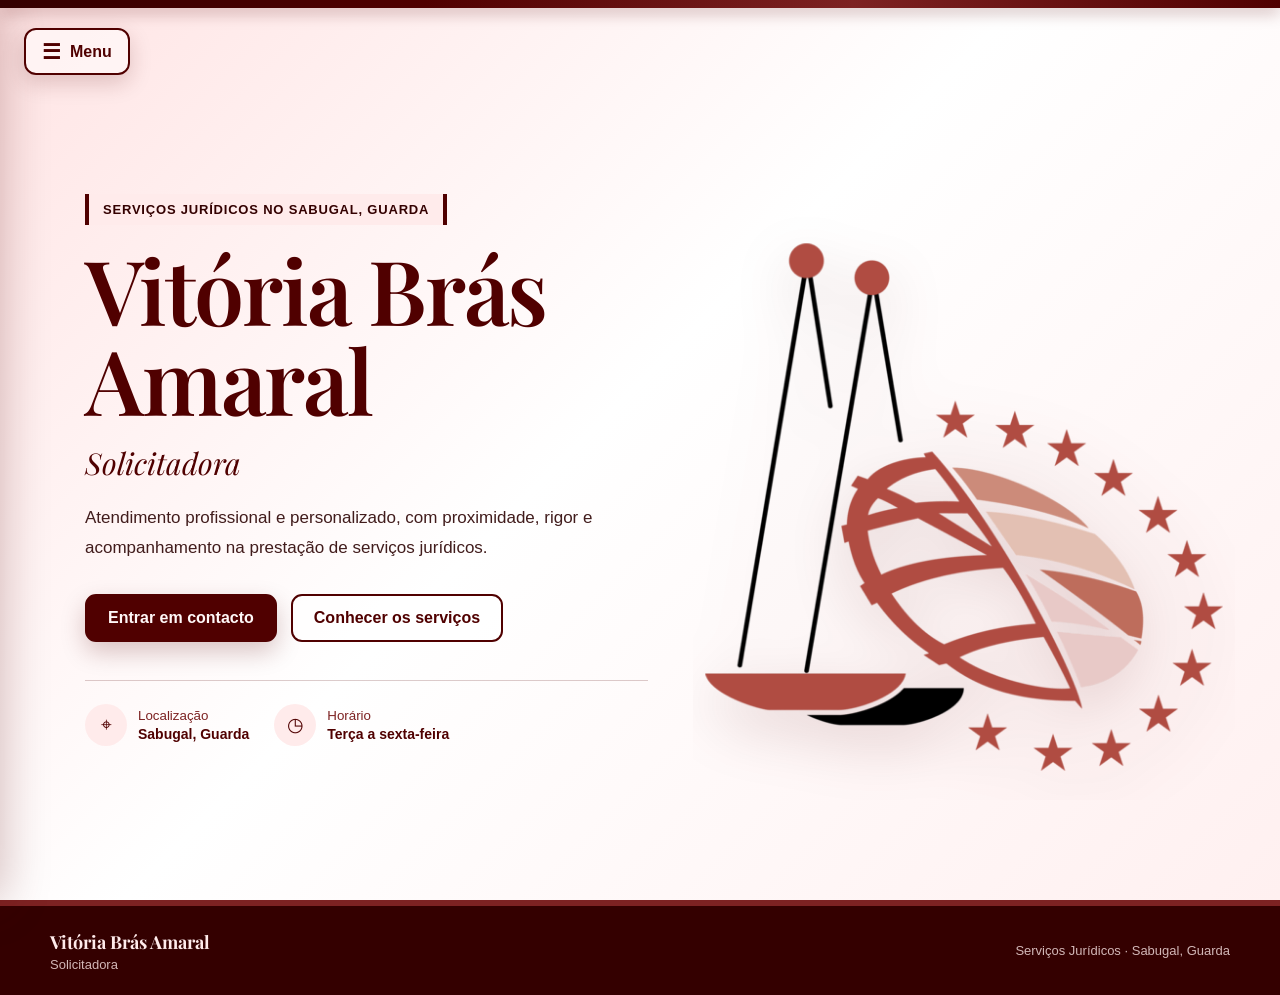
<file: index.html>
<!DOCTYPE html>
<html lang="pt-PT">

<head>
    <meta charset="UTF-8">

    <meta
        name="viewport"
        content="width=device-width, initial-scale=1.0">

    <meta
        name="description"
        content="Vitória Brás Amaral, Solicitadora no Sabugal. Serviços jurídicos, contactos e marcações.">

    <title>Vitória Brás | Solicitadora</title>

    <link
        rel="icon"
        type="image/png"
        href="balan.png">

        <link
    rel="preconnect"
    href="https://fonts.googleapis.com">

<link
    rel="preconnect"
    href="https://fonts.gstatic.com"
    crossorigin>

<link
    href="https://fonts.googleapis.com/css2?family=Playfair+Display:wght@400;500;600;700&display=swap"
    rel="stylesheet"
>

    <link
        rel="stylesheet"
        href="style.css">
</head>

<body>

    <!-- Barra decorativa superior -->
    <div class="header-bar"></div>

    <!-- Botão que abre o menu lateral -->
    <button
        type="button"
        class="menu-button"
        id="menuButton"
        aria-label="Abrir menu"
        aria-expanded="false"
        aria-controls="sidebar"
    >
        <span class="menu-icon">☰</span>
        <span class="menu-button-text">Menu</span>
    </button>

    <!-- Fundo escuro apresentado quando o menu está aberto -->
    <div
        class="menu-overlay"
        id="menuOverlay"
    ></div>

    <!-- Menu lateral -->
    <aside
        class="sidebar"
        id="sidebar"
        aria-hidden="true"
    >
        <div class="sidebar-header">

            <div class="sidebar-brand">
                <img
                    src="balan.png"
                    alt=""
                    class="sidebar-logo"
                >

                <div>
                    <strong>Vitória Brás Amaral</strong>
                    <span>Solicitadora</span>
                </div>
            </div>

            <button
    type="button"
    class="sidebar-close"
    id="sidebarClose"
    aria-label="Fechar menu"
>
    <span aria-hidden="true">×</span>
</button>

        </div>

        <nav
            class="sidebar-navigation"
            aria-label="Menu principal"
        >
            <button
                type="button"
                class="navigation-item active"
                data-section="inicio"
            >
                <span class="navigation-icon">⌂</span>
                <span>Início</span>
            </button>

            <button
                type="button"
                class="navigation-item"
                data-section="servicos"
            >
                <span class="navigation-icon">⚖</span>
                <span>Serviços</span>
            </button>

            <button
                type="button"
                class="navigation-item"
                data-section="documentos"
            >
                <span class="navigation-icon">▤</span>
                <span>Documentos</span>
            </button>

            <button
                type="button"
                class="navigation-item"
                data-section="contactos"
            >
                <span class="navigation-icon">☎</span>
                <span>Contactos</span>
            </button>

            <button
                type="button"
                class="navigation-item"
                data-section="marcacoes"
            >
                <span class="navigation-icon">▣</span>
                <span>Marcações</span>
            </button>

            <button
                type="button"
                class="navigation-item"
                data-section="sobre"
            >
                <span class="navigation-icon">i</span>
                <span>Sobre</span>
            </button>
        </nav>

        <div class="sidebar-footer">
            <span>Serviços Jurídicos</span>
            <small>Sabugal, Guarda</small>
        </div>
    </aside>

    <!-- Conteúdo principal -->
    <main>

        <!-- INÍCIO -->
        <section
            class="page-section active"
            id="inicio"
        >
            <div class="hero">

                <div class="hero-content">

                    <div class="hero-label">
                        Serviços jurídicos no Sabugal, Guarda
                    </div>

                    <h1>
                        Vitória Brás Amaral
                    </h1>

                    <p class="hero-profession">
                        Solicitadora
                    </p>

                    <p class="hero-description">
    Atendimento profissional e personalizado, com proximidade,
    rigor e acompanhamento na prestação de serviços jurídicos.
</p>

                    <div class="hero-actions">

                        <button
                            type="button"
                            class="primary-button"
                            data-open-section="contactos"
                        >
                            Entrar em contacto
                        </button>

                        <button
                            type="button"
                            class="secondary-button"
                            data-open-section="servicos"
                        >
                            Conhecer os serviços
                        </button>

                    </div>

                    <div class="hero-details">

                        <div class="hero-detail">
                            <span class="detail-icon">⌖</span>

                            <div>
                                <small>Localização</small>
                                <strong>Sabugal, Guarda</strong>
                            </div>
                        </div>

                        <div class="hero-detail">
                            <span class="detail-icon">◷</span>

                            <div>
                                <small>Horário</small>
                                <strong>Terça a sexta-feira</strong>
                            </div>
                        </div>

                    </div>

                </div>

                <div class="hero-image-area">

    <img
        src="solicitadora.png"
        alt="Símbolo dos serviços jurídicos"
        class="hero-image"
    >

</div>

            </div>
        </section>

        <!-- SERVIÇOS -->
<section
    class="page-section"
    id="servicos"
>
    <div class="section-container">

        <div class="section-heading">
            <span class="section-label">Áreas de atuação</span>

            <h2>Serviços disponíveis</h2>

            <p>
    Conheça algumas das áreas de atuação e dos serviços jurídicos,
    notariais e de registo disponíveis.
</p>
        </div>

        <div class="service-grid">

    <article class="service-card">
        <span class="service-number">01</span>
        <div class="service-icon">✒</div>

        <h3>Reconhecimento de assinaturas</h3>

        <p>
            Reconhecimento simples ou com menções especiais,
            nos termos legalmente aplicáveis.
        </p>
    </article>

    <article class="service-card">
        <span class="service-number">02</span>
        <div class="service-icon">▤</div>

        <h3>Autenticação e certificação</h3>

        <p>
            Autenticação de documentos, certificação de fotocópias
            e outros atos de natureza notarial.
        </p>
    </article>

    <article class="service-card">
        <span class="service-number">03</span>
        <div class="service-icon">⌂</div>

        <h3>Documento Particular Autenticado</h3>

        <p>
    Instrução e formalização de compra e venda, doações,
    permutas e partilhas por herança ou divórcio.
</p>
    </article>

    <article class="service-card">
        <span class="service-number">04</span>
        <div class="service-icon">⌑</div>

        <h3>Registos Predial, Comercial e Automóvel</h3>

        <p>
            Preparação e acompanhamento de requisição de registos.
        </p>
    </article>

    <article class="service-card">
        <span class="service-number">05</span>
        <div class="service-icon">⚖</div>

        <h3>Consulta e acompanhamento jurídico</h3>

        <p>
            Esclarecimento e acompanhamento de assuntos jurídicos,
            dentro das competências atribuídas ao solicitador.
        </p>
    </article>

    <article class="service-card">
        <span class="service-number">06</span>
        <div class="service-icon">✎</div>

        <h3>Contratos e negócios jurídicos</h3>

        <p>
            Elaboração de contratos e preparação de atos relacionados
            com a constituição, alteração ou extinção de negócios jurídicos.
        </p>
    </article>

</div>

    </div>
</section>

       <!-- DOCUMENTOS -->
<section
    class="page-section"
    id="documentos"
>
    <div class="section-container">

        <div class="section-heading">
            <span class="section-label">Informação útil</span>

            <h2>Documentos e atos</h2>

            <p>
                Alguns dos documentos e atos que podem ser preparados,
                formalizados ou tratados no âmbito dos serviços prestados.
            </p>
        </div>

        <div class="document-list">

            <article class="document-card">
                <span class="document-icon">▤</span>

                <div>
                    <h3>Certidões</h3>

                    <p>
                        Pedido e obtenção de certidões junto das
                        entidades competentes.
                    </p>
                </div>
            </article>

            <article class="document-card">
                <span class="document-icon">✒</span>

                <div>
                    <h3>Contratos</h3>

                    <p>
                        Elaboração e preparação de contratos e atos
                        relacionados com negócios jurídicos.
                    </p>
                </div>
            </article>

            <article class="document-card">
                <span class="document-icon">⌑</span>

                <div>
                    <h3>Documentos particulares autenticados</h3>

                    <p>
                        Preparação de documentos particulares e dos
                        respetivos termos de autenticação.
                    </p>
                </div>
            </article>

            <article class="document-card">
                <span class="document-icon">✓</span>

                <div>
                    <h3>Certificação de fotocópias</h3>

                    <p>
                        Certificação da conformidade de fotocópias
                        com os documentos apresentados.
                    </p>
                </div>
            </article>

        </div>

        <div class="section-note">
            <span>i</span>

            <p>
                Os documentos necessários variam consoante o ato
                ou serviço. Para confirmar o que deve apresentar,
                entre diretamente em contacto.
            </p>
        </div>

    </div>
</section>

        <!-- CONTACTOS -->
        <section
            class="page-section"
            id="contactos"
        >
            <div class="section-container">

                <div class="section-heading">
                    <span class="section-label">Fale connosco</span>
                    <h2>Contactos</h2>

                    <p>
                        Utilize um dos contactos disponíveis ou selecione uma
                        das opções de contacto rápido.
                    </p>
                </div>

                <div class="contact-layout">

                    <div class="contact-cards">

                        <article class="contact-card">
                            <span class="contact-icon">☎</span>

                            <div>
                                <small>Telefone e telemóvel</small>

                                <a href="tel:271753974">
                                    271 753 974
                                </a>

                                <a href="tel:967000789">
                                    967 000 789
                                </a>
                            </div>
                        </article>

                        <article class="contact-card">
                            <span class="contact-icon">✉</span>

                            <div>
                                <small>Email</small>

                                <a href="mailto:6556@solicitador.net">
                                    6556@solicitador.net
                                </a>
                            </div>
                        </article>

                        <article class="contact-card">
                            <span class="contact-icon">⌖</span>

                            <div>
                                <small>Morada</small>

                                <strong>
                                    Largo da Fonte, n.º 5, 1.º andar
                                </strong>

                                <span>6320-330 Sabugal</span>
                            </div>
                        </article>

                        <article class="contact-card">
                            <span class="contact-icon">◷</span>

                            <div>
                                <small>Horário</small>
                                <strong>Terça a sexta-feira</strong>
                                <span>09:30 às 17:00</span>
                            </div>
                        </article>

                    </div>

                    <div class="quick-contact">

                        <span class="section-label">Contacto rápido</span>
                        <h3>Como prefere contactar?</h3>

                        <p>
                            Escolha a opção mais conveniente para falar
                            diretamente com o escritório.
                        </p>

                        <div class="quick-contact-buttons">

                            <a
                                class="contact-action"
                                href="tel:967000789"
                            >
                                <span>☎</span>
                                <div>
                                    <small>Contacto direto</small>
                                    <strong>Ligar agora</strong>
                                </div>
                            </a>

                            <a
                                class="contact-action"
                                href="mailto:6556@solicitador.net"
                            >
                                <span>✉</span>
                                <div>
                                    <small>Mensagem escrita</small>
                                    <strong>Enviar email</strong>
                                </div>
                            </a>

                            <a
                                class="contact-action"
                                href="https://wa.me/351967000789"
                                target="_blank"
                                rel="noopener noreferrer"
                            >
                                <span>⌁</span>
                                <div>
                                    <small>Resposta rápida</small>
                                    <strong>WhatsApp</strong>
                                </div>
                            </a>

                        </div>

                    </div>

                </div>

            </div>
        </section>

        <!-- MARCAÇÕES -->
        <section
            class="page-section"
            id="marcacoes"
        >
            <div class="section-container">

                <div class="booking-panel">

                    <div class="booking-content">
                        <span class="section-label">Agendamento</span>
                        <h2>Marcar um atendimento</h2>

                        <p>
                            Entre em contacto para solicitar informações ou
                            combinar o melhor horário para atendimento.
                        </p>

                        <div class="booking-options">

                            <a
                                href="tel:967000789"
                                class="booking-button"
                            >
                                <span>☎</span>
                                Ligar
                            </a>

                            <a
                                href="mailto:6556@solicitador.net"
                                class="booking-button"
                            >
                                <span>✉</span>
                                Enviar email
                            </a>

                            <a
                                href="https://wa.me/351967000789"
                                target="_blank"
                                rel="noopener noreferrer"
                                class="booking-button"
                            >
                                <span>⌁</span>
                                WhatsApp
                            </a>

                        </div>

                    </div>

                    <div class="booking-decoration">

                        <div class="calendar-card">
                            <span class="calendar-icon">▣</span>
                            <small>Atendimento</small>
                            <strong>Terça a sexta-feira</strong>
                            <p>09:30 às 17:00</p>
                        </div>

                    </div>

                </div>

            </div>
        </section>

        <!-- SOBRE -->
        <section
            class="page-section"
            id="sobre"
        >
            <div class="section-container">

                <div class="about-layout">

                    <div class="about-visual">
                        <img
                            src="solicitadora.png"
                            alt=""
                            class="about-logo"
                        >
                    </div>

                    <div class="about-content">
                        <span class="section-label">
                            Apresentação profissional
                        </span>

                        <h2>Sobre</h2>

                        <p>
    Prestação de serviços jurídicos com acompanhamento
    profissional e atendimento no Sabugal, Guarda.
</p>

                        <p>
                            Para obter informações detalhadas sobre um processo,
                            serviço ou documento, utilize os contactos
                            disponíveis.
                        </p>

                        <button
                            type="button"
                            class="primary-button"
                            data-open-section="contactos"
                        >
                            Entrar em contacto
                        </button>

                    </div>

                </div>

            </div>
        </section>

    </main>

    <!-- Rodapé -->
    <footer class="main-footer">

        <div>
            <strong>Vitória Brás Amaral</strong>
            <span>Solicitadora</span>
        </div>

        <p>Serviços Jurídicos · Sabugal, Guarda</p>

    </footer>

    <script src="script.js"></script>

</body>

</html>
</file>
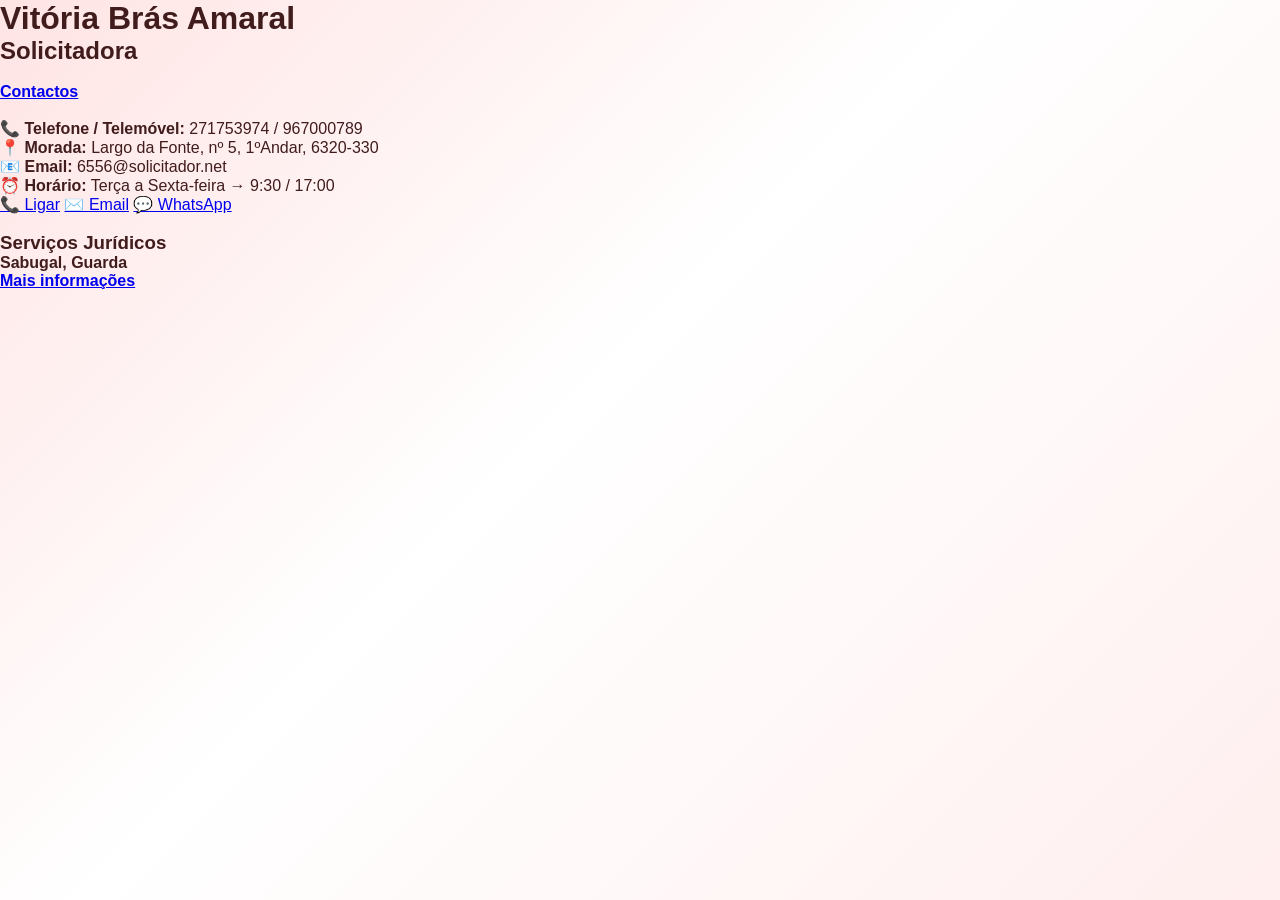
<file: site.html>
<!DOCTYPE html>
<html lang="pt">
<head>
    <meta charset="UTF-8">
    <title>Vitoria Amaral - Solicitadora</title>
    <link rel="icon" type="image/png" href="balan.png">
    <link rel="stylesheet" href="style.css">
</head>

<body onload="location.hash='#'" class="bg">

    <h1 class="titulo">Vitória Brás Amaral</h1>
    <h2 class="subtitulo">Solicitadora</h2>

    <br>

    <div class="botoes">
        <a href="#servicos"><b>Contactos</b></a>
    </div>

    <br>
    
    <div id="servicos" class="conteudo">

        <div class="contact-item">
            <span class="icon">📞</span>
            <b>Telefone / Telemóvel:</b> 271753974 / 967000789
        </div>

        <div class="contact-item">
            <span class="icon">📍</span>
            <b>Morada:</b> Largo da Fonte, nº 5, 1ºAndar, 6320-330
        </div>

        <div class="contact-item">
            <span class="icon">📧</span>
            <b>Email:</b> 6556@solicitador.net
        </div>

        <div class="contact-item">
            <span class="icon">⏰</span>
            <b>Horário:</b> Terça a Sexta-feira → 9:30 / 17:00
        </div>

        <div class="modern-buttons">
            <a class="btn-modern call" href="tel:967000789">📞 Ligar</a>
            <a class="btn-modern email" href="mailto:6556@solicitador.net">✉️ Email</a>
            <a class="btn-modern whatsapp" href="https://wa.me/351967000789" target="_blank">💬 WhatsApp</a>
        </div>

    </div>

    <br>
    
    <div class="footer-info">
        <h3 class="local">Serviços Jurídicos</h3>
        <h4 class="locala">Sabugal, Guarda</h4>
    </div>
    

    <a class="mais-info" 
       href="https://www.google.com/search?sa=X&q=Solicitadora+-+Vit%C3%B3ria+Br%C3%A1s+Amaral">
       <b>Mais informações</b>
    </a>

</body>
</html>
</file>
<file: style.css>
:root {
    --vinho: rgb(80, 0, 0);
    --vinho-escuro: rgb(52, 0, 0);
    --vinho-claro: rgb(125, 34, 34);

    --rosa: rgb(255, 195, 195);
    --rosa-claro: rgb(255, 235, 235);
    --rosa-muito-claro: rgb(255, 247, 247);

    --branco: rgb(255, 255, 255);
    --texto: rgb(65, 28, 28);

    --fonte-titulos: "Playfair Display", Georgia, serif;
    --fonte-texto: Verdana, Geneva, Tahoma, sans-serif;

    --sombra-suave: 0 12px 35px rgba(80, 0, 0, 0.15);
    --sombra-media: 0 18px 50px rgba(80, 0, 0, 0.22);

    --transicao: 0.35s ease;
}

* {
    box-sizing: border-box;
    margin: 0;
    padding: 0;
}

html {
    scroll-behavior: smooth;
}

body {
    min-height: 100vh;
    color: var(--texto);
    background:
        linear-gradient(
            135deg,
            rgba(255, 195, 195, 0.45),
            rgba(255, 255, 255, 0.92) 45%,
            rgba(255, 230, 230, 0.65)
        );
    font-family: var(--fonte-texto);
    overflow-x: hidden;
}

button,
a {
    -webkit-tap-highlight-color: transparent;
}

button {
    font: inherit;
}

/* =========================================================
   BARRA SUPERIOR
   ========================================================= */

.header-bar {
    position: fixed;
    top: 0;
    left: 0;
    z-index: 2000;

    width: 100%;
    height: 8px;

    background:
        linear-gradient(
            90deg,
            var(--vinho-escuro),
            var(--vinho),
            var(--vinho-claro),
            var(--vinho)
        );

    box-shadow: 0 4px 16px rgba(80, 0, 0, 0.35);
}

/* =========================================================
   BOTÃO DO MENU
   ========================================================= */

.menu-button {
    position: fixed;
    top: 28px;
    left: 24px;
    z-index: 1800;
    display: flex;
    align-items: center;
    gap: 9px;
    min-width: 106px;
    padding: 11px 16px;
    color: var(--vinho);
    background: rgba(255, 245, 245, 0.92);
    border: 2px solid var(--vinho);
    border-radius: 12px;
    box-shadow: 0 8px 22px rgba(80, 0, 0, 0.18);
    font-family: var(--fonte-texto);
    font-size: 16px;
    font-weight: bold;
    cursor: pointer;
    transition:
        color var(--transicao),
        background var(--transicao),
        transform var(--transicao),
        box-shadow var(--transicao);
}

.menu-button:hover {
    color: var(--rosa-claro);
    background: var(--vinho);
    box-shadow: 0 10px 28px rgba(80, 0, 0, 0.28);
    transform: translateY(-2px);
}

.menu-button:focus-visible {
    outline: 3px solid var(--rosa);
    outline-offset: 4px;
}

.menu-icon {
    font-size: 21px;
    line-height: 1;
    transition: transform var(--transicao);
}

.menu-button.open {
    opacity: 0;
    visibility: hidden;
    pointer-events: none;
    transform: translateX(-20px);
}

.menu-button.open .menu-icon {
    transform: rotate(90deg);
}

/* =========================================================
   OVERLAY DO MENU
   ========================================================= */

.menu-overlay {
    position: fixed;
    inset: 0;
    z-index: 1600;

    visibility: hidden;
    opacity: 0;

    background: rgba(35, 0, 0, 0.38);
    backdrop-filter: blur(3px);

    transition:
        visibility var(--transicao),
        opacity var(--transicao);
}

.menu-overlay.visible {
    visibility: visible;
    opacity: 1;
}

/* =========================================================
   MENU LATERAL
   ========================================================= */

.sidebar {
    position: fixed;
    top: 0;
    left: 0;
    z-index: 1700;
    display: flex;
    flex-direction: column;
    width: 310px;
    max-width: 88%;
    height: 100vh;
    padding: 28px 22px 24px;
    background:
        linear-gradient(
            180deg,
            rgba(255, 235, 235, 0.98),
            rgba(255, 252, 252, 0.98)
        );
    border-right: 4px solid var(--vinho);
    box-shadow: 18px 0 45px rgba(80, 0, 0, 0.25);
    transform: translateX(-105%);
    transition: transform 0.5s cubic-bezier(0.22, 1, 0.36, 1);
}

.sidebar.open {
    transform: translateX(0);
}

.sidebar-header {
    display: flex;
    align-items: flex-start;
    justify-content: space-between;
    gap: 12px;
    padding-top: 20px;
    padding-bottom: 22px;
    border-bottom: 1px solid rgba(80, 0, 0, 0.2);
}

.sidebar-brand {
    display: flex;
    align-items: center;
    gap: 12px;
}

.sidebar-logo {
    width: 56px;
    height: 56px;
    object-fit: contain;
    flex-shrink: 0;
}

.sidebar-brand div {
    display: flex;
    flex-direction: column;
    gap: 3px;
}

.sidebar-brand strong {
    color: var(--vinho);
    font-family: var(--fonte-titulos);
    font-size: 16px;
}

.sidebar-brand span {
    color: var(--vinho-claro);
    font-size: 12px;
}

.sidebar-close {
    display: flex;
    align-items: center;
    justify-content: center;

    width: 38px;
    height: 38px;
    padding: 0;

    color: var(--vinho);
    background: transparent;

    border: 2px solid var(--vinho);
    border-radius: 50%;

    cursor: pointer;

    flex-shrink: 0;

    transition:
        color var(--transicao),
        background var(--transicao),
        transform var(--transicao);
}

.sidebar-close span {
    display: block;

    font-family: Arial, sans-serif;
    font-size: 29px;
    font-weight: 300;
    line-height: 1;

    transform: translateY(-1px);
}

.sidebar-close:hover {
    color: var(--rosa-claro);
    background: var(--vinho);
}

.sidebar-navigation {
    display: flex;
    flex-direction: column;
    gap: 9px;
    padding-top: 24px;
}

.navigation-item {
    display: flex;
    align-items: center;
    gap: 13px;
    width: 100%;
    padding: 13px 15px;
    color: var(--vinho);
    background: rgba(255, 255, 255, 0.6);
    border: 2px solid transparent;
    border-radius: 12px;
    font-weight: bold;
    text-align: left;
    cursor: pointer;
    transition:
        color var(--transicao),
        background var(--transicao),
        border-color var(--transicao),
        transform var(--transicao);
}

.navigation-item:hover {
    color: var(--vinho);
    background: var(--rosa-claro);
    border-color: rgba(80, 0, 0, 0.35);
    transform: translateX(5px);
}

.navigation-item.active {
    color: var(--rosa-claro);
    background: var(--vinho);
    border-color: var(--vinho);
}

.navigation-icon {
    display: grid;
    place-items: center;
    width: 29px;
    height: 29px;
    border: 1px solid currentColor;
    border-radius: 8px;
    font-size: 15px;
}

.sidebar-footer {
    display: flex;
    flex-direction: column;
    gap: 4px;
    margin-top: auto;
    padding-top: 20px;
    color: var(--vinho);
    border-top: 1px solid rgba(80, 0, 0, 0.2);
}

.sidebar-footer span {
    font-family: var(--fonte-titulos);
    font-weight: bold;
}

.sidebar-footer small {
    color: var(--vinho-claro);
}

/* =========================================================
   CONTEÚDO E TRANSIÇÕES
   ========================================================= */

main {
    min-height: calc(100vh - 95px);
}

.page-section {
    display: none;
    min-height: calc(100vh - 95px);

    opacity: 0;
    transform: translateY(22px);
}

.page-section.active {
    display: block;
    animation: showSection 0.65s ease forwards;
}

@keyframes showSection {
    from {
        opacity: 0;
        transform: translateY(22px);
    }

    to {
        opacity: 1;
        transform: translateY(0);
    }
}

.section-container {
    width: min(1180px, calc(100% - 80px));
    margin: 0 auto;
    padding: 115px 0 90px;
}

.section-heading {
    max-width: 720px;
    margin-bottom: 40px;
}

.section-label {
    display: inline-block;

    margin-bottom: 12px;
    padding: 7px 13px;

    color: var(--vinho);
    background: var(--rosa-claro);

    border: 1px solid rgba(80, 0, 0, 0.22);
    border-radius: 50px;

    font-size: 12px;
    font-weight: bold;
    letter-spacing: 1.2px;
    text-transform: uppercase;
}

.section-heading h2,
.booking-content h2,
.about-content h2 {
    margin-bottom: 15px;

    color: var(--vinho);
    font-family: var(--fonte-titulos);
    font-size: clamp(36px, 5vw, 58px);
    font-weight: 600;
    line-height: 1.05;
}

.section-heading p,
.booking-content p,
.about-content p {
    color: var(--texto);
    font-size: 16px;
    line-height: 1.8;
}

/* =========================================================
   HERO
   ========================================================= */

.hero {
    display: grid;
    grid-template-columns: minmax(0, 1fr) minmax(380px, 0.9fr);
    align-items: center;
    gap: 45px;

    width: min(1260px, calc(100% - 90px));
    min-height: 100vh;
    margin: 0 auto;
    padding: 105px 0 65px;
}

.hero-content {
    padding-left: 40px;
}

.hero-label {
    display: inline-block;
    margin-bottom: 19px;
    padding: 8px 14px;
    color: var(--vinho-escuro);
    background: var(--rosa-claro);
    border-left: 4px solid var(--vinho);
    border-right: 4px solid var(--vinho);
    font-size: 13px;
    font-weight: bold;
    letter-spacing: 0.8px;
    text-transform: uppercase;
}

.hero h1 {
    max-width: 670px;
    color: var(--vinho);

    font-family: var(--fonte-titulos);
    font-size: clamp(60px, 7vw, 96px);
    font-weight: 600;
    line-height: 1;
    letter-spacing: -0.025em;
}

.hero-profession {
    margin-top: 20px;

    color: var(--vinho);
    font-family: var(--fonte-titulos);
    font-size: 30px;
    font-style: italic;
}

.hero-description {
    max-width: 610px;
    margin-top: 20px;

    color: var(--texto);
    font-size: 17px;
    line-height: 1.75;
}

.hero-actions {
    display: flex;
    flex-wrap: wrap;
    gap: 14px;

    margin-top: 31px;
}

.primary-button,
.secondary-button {
    padding: 13px 21px;

    border-radius: 11px;

    font-weight: bold;
    text-decoration: none;

    cursor: pointer;
    transition:
        color var(--transicao),
        background var(--transicao),
        transform var(--transicao),
        box-shadow var(--transicao);
}

.primary-button {
    color: var(--rosa-muito-claro);
    background: var(--vinho);

    border: 2px solid var(--vinho);
    box-shadow: 0 10px 24px rgba(80, 0, 0, 0.22);
}

.primary-button:hover {
    background: var(--vinho-escuro);
    transform: translateY(-3px);
}

.secondary-button {
    color: var(--vinho);
    background: rgba(255, 255, 255, 0.55);

    border: 2px solid var(--vinho);
}

.secondary-button:hover {
    color: var(--rosa-muito-claro);
    background: var(--vinho);
    transform: translateY(-3px);
}

.hero-details {
    display: flex;
    flex-wrap: wrap;
    gap: 25px;

    margin-top: 38px;
    padding-top: 23px;

    border-top: 1px solid rgba(80, 0, 0, 0.2);
}

.hero-detail {
    display: flex;
    align-items: center;
    gap: 11px;
}

.detail-icon {
    display: grid;
    place-items: center;

    width: 42px;
    height: 42px;

    color: var(--vinho);
    background: var(--rosa-claro);

    border-radius: 50%;

    font-size: 19px;
}

.hero-detail div {
    display: flex;
    flex-direction: column;
    gap: 3px;
}

.hero-detail small {
    color: var(--vinho-claro);
}

.hero-detail strong {
    color: var(--vinho);
    font-size: 14px;
}

.hero-image-area {
    position: relative;
    display: flex;
    align-items: flex-end;
    justify-content: center;
    min-height: 660px;
    overflow: hidden;
}

.hero-image {
    position: absolute;
    left: 50%;
    bottom: 0;
    z-index: 2;
    display: block;
    width: min(620px, 108%);
    height: auto;
    max-height: 620px;
    object-fit: contain;
    object-position: center bottom;
    transform: translateX(-50%);
    filter: drop-shadow(
        0 20px 28px rgba(80, 0, 0, 0.16)
    );
}


/* =========================================================
   SERVIÇOS
   ========================================================= */

.service-grid {
    display: grid;
    grid-template-columns: repeat(2, minmax(0, 1fr));
    gap: 22px;
}

.service-card {
    position: relative;

    min-height: 255px;
    padding: 27px;

    background: rgba(255, 250, 250, 0.78);

    border: 1px solid rgba(80, 0, 0, 0.2);
    border-radius: 18px;

    box-shadow: var(--sombra-suave);

    overflow: hidden;
    transition:
        transform var(--transicao),
        box-shadow var(--transicao),
        border-color var(--transicao);
}

.service-card:hover {
    border-color: var(--vinho);
    box-shadow: var(--sombra-media);
    transform: translateY(-7px);
}

.service-number {
    position: absolute;
    top: 13px;
    right: 18px;

    color: rgba(80, 0, 0, 0.14);

    font-family: var(--fonte-titulos);
    font-size: 50px;
    font-weight: bold;
}

.service-icon {
    display: grid;
    place-items: center;

    width: 53px;
    height: 53px;
    margin-bottom: 22px;

    color: var(--rosa-claro);
    background: var(--vinho);

    border-radius: 13px;

    font-size: 23px;
}

.service-card h3 {
    margin-bottom: 12px;

    color: var(--vinho);
    font-family: var(--fonte-titulos);
    font-size: 23px;
    font-weight: 600;
    line-height: 1.2;
}

.service-card p {
    color: var(--texto);
    line-height: 1.7;
}

/* =========================================================
   DOCUMENTOS
   ========================================================= */

.document-list {
    display: grid;
    gap: 16px;

    max-width: 850px;
}

.document-card {
    display: flex;
    align-items: center;
    gap: 20px;

    padding: 21px 24px;

    background: rgba(255, 250, 250, 0.78);

    border: 1px solid rgba(80, 0, 0, 0.2);
    border-radius: 15px;

    box-shadow: var(--sombra-suave);

    transition:
        transform var(--transicao),
        border-color var(--transicao);
}

.document-card:hover {
    border-color: var(--vinho);
    transform: translateX(8px);
}

.document-icon {
    display: grid;
    place-items: center;

    min-width: 47px;
    height: 47px;

    color: var(--rosa-claro);
    background: var(--vinho);

    border-radius: 12px;

    font-size: 21px;
}

.document-card h3 {
    margin-bottom: 5px;

    color: var(--vinho);
    font-family: var(--fonte-titulos);
}

.document-card p {
    color: var(--texto);
    line-height: 1.6;
}

.section-note {
    display: flex;
    align-items: center;
    gap: 13px;

    max-width: 850px;
    margin-top: 24px;
    padding: 17px 20px;

    color: var(--vinho);
    background: var(--rosa-claro);

    border-left: 5px solid var(--vinho);
    border-radius: 8px;
}

.section-note span {
    display: grid;
    place-items: center;

    min-width: 28px;
    height: 28px;

    color: var(--rosa-claro);
    background: var(--vinho);

    border-radius: 50%;

    font-family: var(--fonte-titulos);
    font-weight: bold;
}

/* =========================================================
   CONTACTOS
   ========================================================= */

.contact-layout {
    display: grid;
    grid-template-columns: minmax(0, 1.2fr) minmax(310px, 0.8fr);
    gap: 28px;
}

.contact-cards {
    display: grid;
    grid-template-columns: repeat(2, minmax(0, 1fr));
    gap: 16px;
}

.contact-card {
    display: flex;
    align-items: flex-start;
    gap: 14px;
    padding: 22px;
    background: rgba(255, 250, 250, 0.8);
    border: 1px solid rgba(80, 0, 0, 0.2);
    border-radius: 15px;
    box-shadow: var(--sombra-suave);
}

.contact-icon {
    display: grid;
    place-items: center;

    min-width: 43px;
    width: 43px;
    height: 43px;

    color: var(--vinho);
    background: var(--rosa-claro);

    border: 1px solid rgba(80, 0, 0, 0.22);
    border-radius: 50%;

    font-family: Arial, sans-serif;
    font-size: 17px;
    font-weight: bold;
    line-height: 1;

    flex-shrink: 0;
}

.contact-card:nth-child(3) .contact-icon,
.contact-card:nth-child(4) .contact-icon {
    font-size: 20px;
}

.contact-card div {
    display: flex;
    flex-direction: column;
    gap: 5px;
}

.contact-card small {
    color: var(--vinho-claro);
}

.contact-card a,
.contact-card strong {
    color: var(--vinho);
    font-weight: bold;
    text-decoration: none;
}

.contact-card a:hover {
    text-decoration: underline;
}

.contact-card span {
    color: var(--texto);
}

.quick-contact {
    padding: 28px;

    color: var(--rosa-muito-claro);
    background:
        linear-gradient(
            145deg,
            var(--vinho),
            var(--vinho-escuro)
        );

    border-radius: 20px;

    box-shadow: var(--sombra-media);
}

.quick-contact .section-label {
    color: var(--vinho);
    background: var(--rosa-claro);
}

.quick-contact h3 {
    margin-bottom: 12px;

    font-family: var(--fonte-titulos);
    font-size: 29px;
}

.quick-contact > p {
    margin-bottom: 24px;

    color: rgba(255, 245, 245, 0.83);
    line-height: 1.65;
}

.quick-contact-buttons {
    display: grid;
    gap: 11px;
}

.contact-action {
    display: flex;
    align-items: center;
    gap: 13px;

    padding: 13px 15px;

    color: var(--rosa-claro);
    background: rgba(255, 255, 255, 0.09);

    border: 1px solid rgba(255, 255, 255, 0.25);
    border-radius: 11px;

    text-decoration: none;

    transition:
        background var(--transicao),
        transform var(--transicao);
}

.contact-action:hover {
    background: rgba(255, 255, 255, 0.17);
    transform: translateX(5px);
}

.contact-action > span {
    display: grid;
    place-items: center;

    width: 39px;
    height: 39px;

    color: var(--vinho);
    background: var(--rosa-claro);

    border-radius: 50%;

    font-size: 17px;
}

.contact-action div {
    display: flex;
    flex-direction: column;
    gap: 2px;
}

.contact-action small {
    color: rgba(255, 245, 245, 0.72);
}

.contact-action strong {
    font-size: 15px;
}

/* =========================================================
   MARCAÇÕES
   ========================================================= */

.booking-panel {
    display: grid;
    grid-template-columns: minmax(0, 1.2fr) minmax(300px, 0.8fr);

    min-height: 510px;

    background: rgba(255, 250, 250, 0.82);

    border: 1px solid rgba(80, 0, 0, 0.2);
    border-radius: 24px;

    box-shadow: var(--sombra-media);

    overflow: hidden;
}

.booking-content {
    padding: 55px;
}

.booking-options {
    display: flex;
    flex-wrap: wrap;
    gap: 12px;

    margin-top: 28px;
}

.booking-button {
    display: flex;
    align-items: center;
    gap: 9px;

    padding: 13px 18px;

    color: var(--rosa-claro);
    background: var(--vinho);

    border: 2px solid var(--vinho);
    border-radius: 10px;

    font-weight: bold;
    text-decoration: none;

    transition:
        background var(--transicao),
        transform var(--transicao);
}

.booking-button:hover {
    background: var(--vinho-escuro);
    transform: translateY(-3px);
}

.booking-decoration {
    display: grid;
    place-items: center;

    padding: 35px;

    background:
        linear-gradient(
            145deg,
            var(--vinho),
            var(--vinho-claro)
        );
}

.calendar-card {
    display: flex;
    flex-direction: column;
    align-items: center;

    width: 100%;
    max-width: 270px;
    padding: 34px 25px;

    color: var(--vinho);
    background: var(--rosa-muito-claro);

    border-radius: 18px;

    box-shadow: var(--sombra-media);
    text-align: center;
}

.calendar-icon {
    display: grid;
    place-items: center;

    width: 64px;
    height: 64px;
    margin-bottom: 18px;

    color: var(--rosa-claro);
    background: var(--vinho);

    border-radius: 50%;

    font-size: 27px;
}

.calendar-card small {
    margin-bottom: 7px;

    color: var(--vinho-claro);
    text-transform: uppercase;
}

.calendar-card strong {
    margin-bottom: 8px;

    font-family: var(--fonte-titulos);
    font-size: 21px;
}

/* =========================================================
   SOBRE
   ========================================================= */

.about-layout {
    display: grid;
    grid-template-columns: minmax(280px, 0.75fr) minmax(0, 1.25fr);
    align-items: center;
    gap: 55px;
}

.about-visual {
    display: grid;
    place-items: center;
    min-height: 460px;
    background:
        linear-gradient(
            145deg,
            var(--rosa-muito-claro),
            var(--rosa-claro)
        );
    border-radius: 24px;
    border: 1px solid var(--vinho);
    box-shadow: var(--sombra-media);
}

.about-logo {
    width: min(230px, 60%);
    max-height: 250px;
    object-fit: contain;
    filter: drop-shadow(0 12px 20px rgba(0, 0, 0, 0.2));
}

.about-content p {
    margin-bottom: 18px;
}

.about-content .primary-button {
    margin-top: 10px;
}

/* =========================================================
   RODAPÉ
   ========================================================= */

.main-footer {
    display: flex;
    align-items: center;
    justify-content: space-between;
    gap: 25px;

    min-height: 95px;
    padding: 22px max(45px, calc((100% - 1180px) / 2));

    color: var(--rosa-claro);
    background: var(--vinho-escuro);

    border-top: 6px solid var(--vinho-claro);
}

.main-footer div {
    display: flex;
    flex-direction: column;
    gap: 3px;
}

.main-footer strong {
    font-family: var(--fonte-titulos);
    font-size: 18px;
}

.main-footer span,
.main-footer p {
    color: rgba(255, 235, 235, 0.78);
    font-size: 13px;
}

/* =========================================================
   RESPONSIVIDADE
   ========================================================= */

@media (max-width: 1050px) {
    .hero {
        grid-template-columns: 1fr;
        padding-top: 125px;
    }

    .hero-content {
        padding-left: 40px;
        padding-right: 40px;
    }

    .hero-image-area {
        min-height: 550px;
    }

    .hero-image {
        max-height: 530px;
    }

    .contact-layout {
        grid-template-columns: 1fr;
    }

    .booking-panel {
        grid-template-columns: 1fr;
    }

    .about-layout {
        grid-template-columns: 1fr;
    }
}

@media (max-width: 760px) {
    .menu-button {
        top: 22px;
        left: 14px;

        min-width: auto;
        padding: 10px 12px;
    }

    .menu-button-text {
        display: none;
    }

    .hero {
        width: calc(100% - 34px);
        min-height: auto;
        padding: 110px 0 55px;
    }

    .hero-content {
        padding: 0;
    }

    .hero h1 {
        font-size: clamp(48px, 16vw, 70px);
    }

    .hero-profession {
        font-size: 25px;
    }

    .hero-actions {
        flex-direction: column;
    }

    .primary-button,
    .secondary-button {
        width: 100%;
        text-align: center;
    }

    .hero-details {
        flex-direction: column;
        gap: 14px;
    }

    .hero-image-area {
        min-height: 460px;
    }

   .hero-image {
        width: min(520px, 100%);
        max-height: 450px;
    }

    .section-container {
        width: calc(100% - 34px);
        padding: 105px 0 65px;
    }

    .service-grid,
    .contact-cards {
        grid-template-columns: 1fr;
    }

    .booking-content {
        padding: 32px 23px;
    }

    .booking-options {
        flex-direction: column;
    }

    .booking-button {
        justify-content: center;
    }

    .booking-decoration {
        padding: 32px 22px;
    }

    .about-visual {
        min-height: 330px;
    }

    .main-footer {
        flex-direction: column;
        align-items: flex-start;

        padding: 25px 20px;
    }
}

@media (prefers-reduced-motion: reduce) {
    *,
    *::before,
    *::after {
        scroll-behavior: auto !important;
        animation-duration: 0.01ms !important;
        animation-iteration-count: 1 !important;
        transition-duration: 0.01ms !important;
    }
}
</file>
